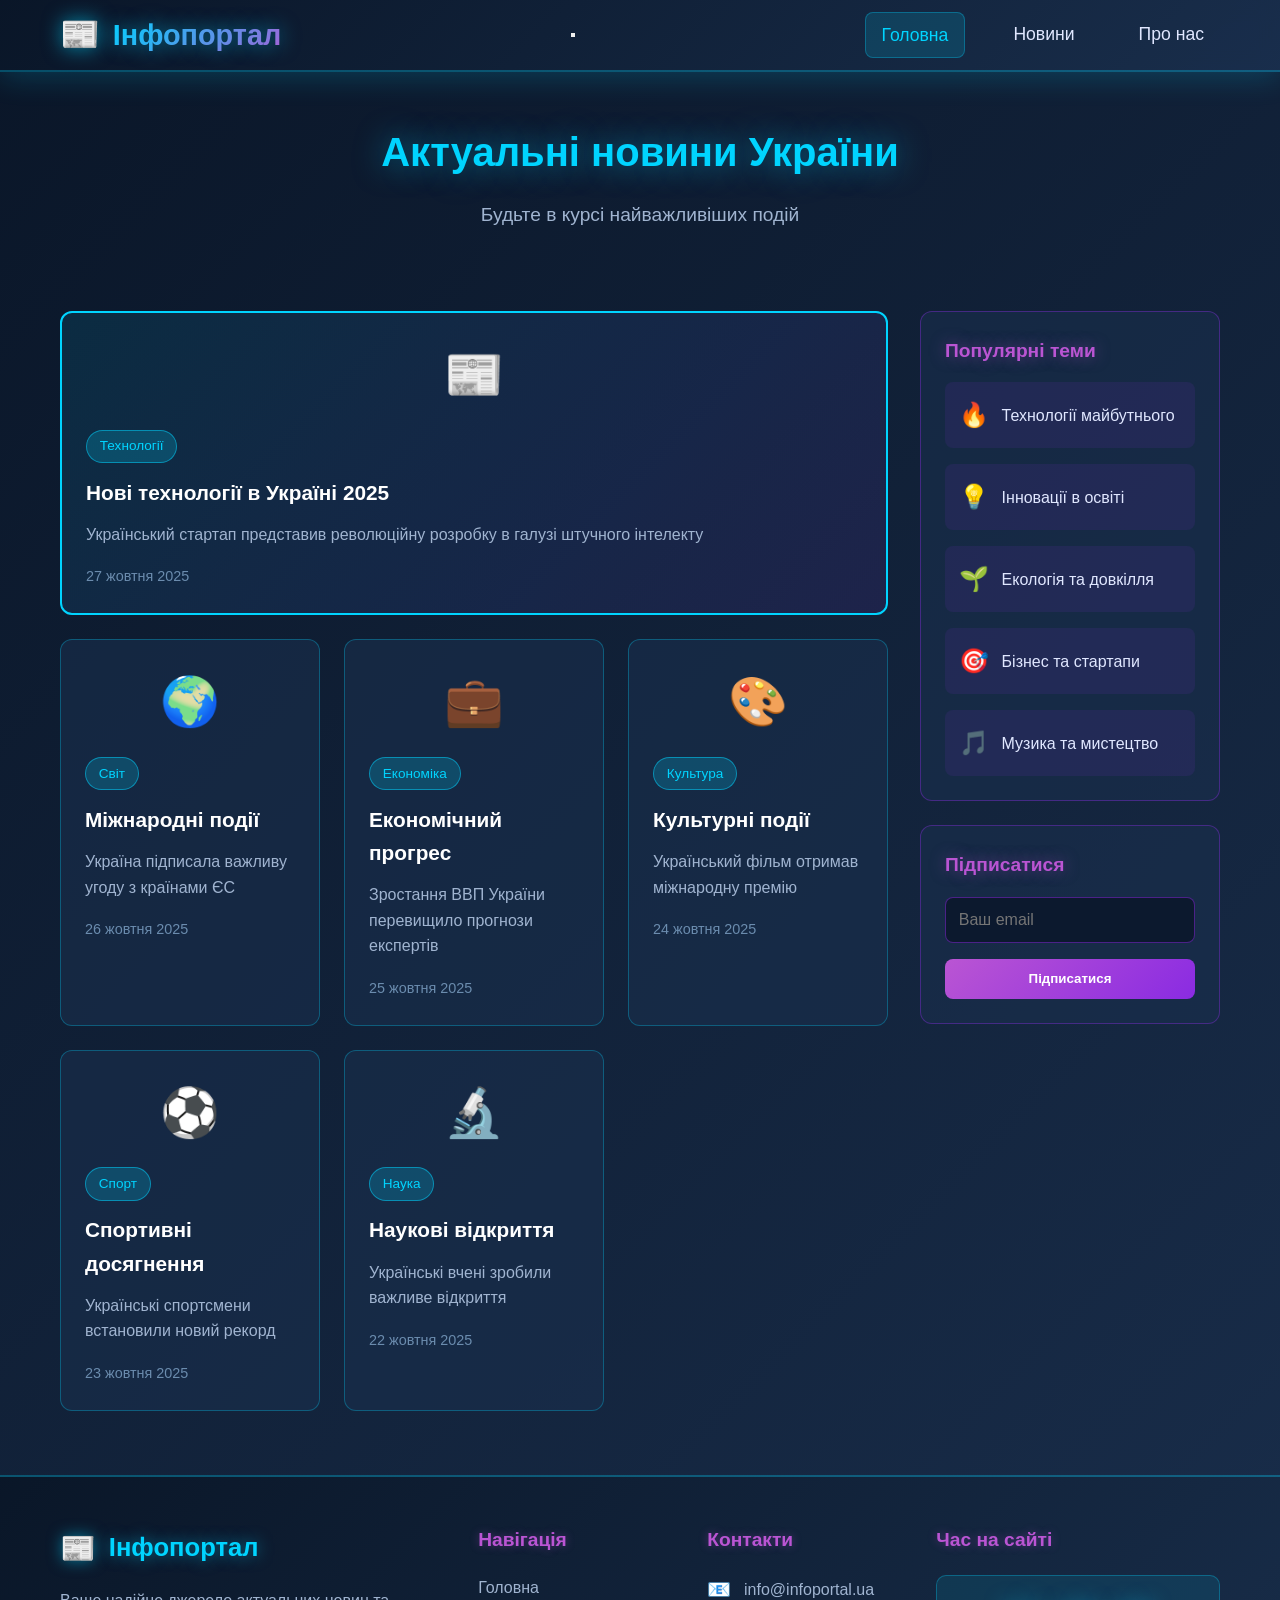
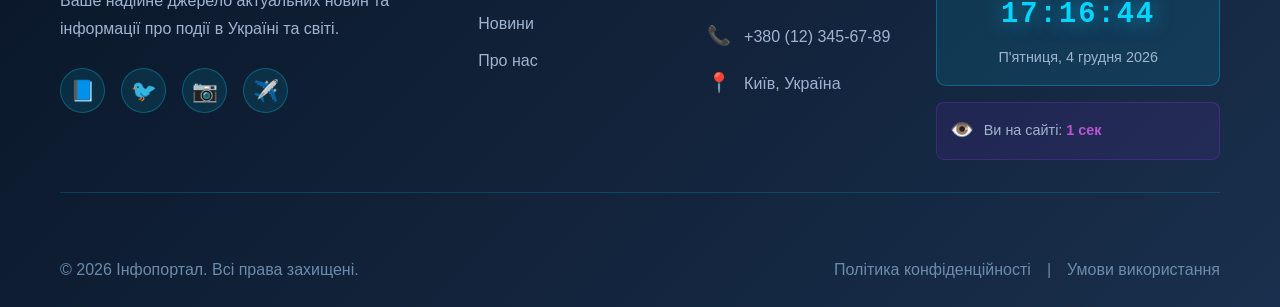
<file: index.html>
<!DOCTYPE html>
<html lang="uk">

<head>
    <meta charset="UTF-8">
    <meta name="viewport" content="width=device-width, initial-scale=1.0">
    <title>Головна</title>
    <link rel="stylesheet" href="CSS/style.css">
</head>

<header class="site-header">
    <div class="header-container">
        <a href="index.html" class="logo">
            <span class="logo-icon">📰</span>
            <span class="logo-text">Інфопортал</span>
        </a>
        
        <button class="mobile-menu-toggle" id="mobileMenuToggle" aria-label="Відкрити меню">
            <span class="hamburger-line"></span>
            <span class="hamburger-line"></span>
            <span class="hamburger-line"></span>
        </button>
        
        <nav class="navigation" id="mainNavigation">
            <ul class="nav-menu">
                <li class="nav-item">
                    <a href="index.html" class="nav-link" data-page="index">Головна</a>
                </li>
                <li class="nav-item">
                    <a href="news.html" class="nav-link" data-page="news">Новини</a>
                </li>
                <li class="nav-item">
                    <a href="about.html" class="nav-link" data-page="about">Про нас</a>
                </li>
            </ul>
        </nav>
    </div>
</header>
<body>

    <main class="main-content">
        <div class="container">
            <section class="hero-section">
                <h2 class="hero-title">Актуальні новини України</h2>
                <p class="hero-subtitle">Будьте в курсі найважливіших подій</p>
            </section>

            <div class="content-wrapper">
                <section class="news-grid">
                    <article class="news-card featured">
                        <div class="news-image">📰</div>
                        <div class="news-content">
                            <span class="news-category">Технології</span>
                            <h3 class="news-title">Нові технології в Україні 2025</h3>
                            <p class="news-excerpt">Український стартап представив революційну розробку в галузі
                                штучного інтелекту</p>
                            <time class="news-date">27 жовтня 2025</time>
                        </div>
                    </article>

                    <article class="news-card">
                        <div class="news-image">🌍</div>
                        <div class="news-content">
                            <span class="news-category">Світ</span>
                            <h3 class="news-title">Міжнародні події</h3>
                            <p class="news-excerpt">Україна підписала важливу угоду з країнами ЄС</p>
                            <time class="news-date">26 жовтня 2025</time>
                        </div>
                    </article>

                    <article class="news-card">
                        <div class="news-image">💼</div>
                        <div class="news-content">
                            <span class="news-category">Економіка</span>
                            <h3 class="news-title">Економічний прогрес</h3>
                            <p class="news-excerpt">Зростання ВВП України перевищило прогнози експертів</p>
                            <time class="news-date">25 жовтня 2025</time>
                        </div>
                    </article>

                    <article class="news-card">
                        <div class="news-image">🎨</div>
                        <div class="news-content">
                            <span class="news-category">Культура</span>
                            <h3 class="news-title">Культурні події</h3>
                            <p class="news-excerpt">Український фільм отримав міжнародну премію</p>
                            <time class="news-date">24 жовтня 2025</time>
                        </div>
                    </article>

                    <article class="news-card">
                        <div class="news-image">⚽</div>
                        <div class="news-content">
                            <span class="news-category">Спорт</span>
                            <h3 class="news-title">Спортивні досягнення</h3>
                            <p class="news-excerpt">Українські спортсмени встановили новий рекорд</p>
                            <time class="news-date">23 жовтня 2025</time>
                        </div>
                    </article>

                    <article class="news-card">
                        <div class="news-image">🔬</div>
                        <div class="news-content">
                            <span class="news-category">Наука</span>
                            <h3 class="news-title">Наукові відкриття</h3>
                            <p class="news-excerpt">Українські вчені зробили важливе відкриття</p>
                            <time class="news-date">22 жовтня 2025</time>
                        </div>
                    </article>
                </section>

                <aside class="sidebar">
                    <div class="sidebar-section">
                        <h3 class="sidebar-title">Популярні теми</h3>
                        <ul class="popular-topics">
                            <li class="topic-item">
                                <span class="topic-icon">🔥</span>
                                <span class="topic-name">Технології майбутнього</span>
                            </li>
                            <li class="topic-item">
                                <span class="topic-icon">💡</span>
                                <span class="topic-name">Інновації в освіті</span>
                            </li>
                            <li class="topic-item">
                                <span class="topic-icon">🌱</span>
                                <span class="topic-name">Екологія та довкілля</span>
                            </li>
                            <li class="topic-item">
                                <span class="topic-icon">🎯</span>
                                <span class="topic-name">Бізнес та стартапи</span>
                            </li>
                            <li class="topic-item">
                                <span class="topic-icon">🎵</span>
                                <span class="topic-name">Музика та мистецтво</span>
                            </li>
                        </ul>
                    </div>

                    <div class="sidebar-section">
                        <h3 class="sidebar-title">Підписатися</h3>
                        <form class="subscribe-form">
                            <input type="email" placeholder="Ваш email" class="subscribe-input" required>
                            <button type="submit" class="subscribe-button">Підписатися</button>
                        </form>
                    </div>
                </aside>
            </div>
        </div>
    </main>
</body>

<footer class="site-footer">
    <div class="footer-container">
        <div class="footer-content">
            <div class="footer-section footer-about">
                <a href="index.html" class="footer-title-link">
                    <h3 class="footer-title">
                        <span class="footer-icon">📰</span>
                        Інфопортал
                    </h3>
                </a>
                <p class="footer-description">
                    Ваше надійне джерело актуальних новин та інформації про події в Україні та світі.
                </p>
                <div class="footer-social">
                    <a href="https://facebook.com" target="_blank" rel="noopener noreferrer" class="social-link" aria-label="Facebook">
                        <span class="social-icon">📘</span>
                    </a>
                    <a href="https://twitter.com" target="_blank" rel="noopener noreferrer" class="social-link" aria-label="Twitter">
                        <span class="social-icon">🐦</span>
                    </a>
                    <a href="https://instagram.com" target="_blank" rel="noopener noreferrer" class="social-link" aria-label="Instagram">
                        <span class="social-icon">📷</span>
                    </a>
                    <a href="https://t.me" target="_blank" rel="noopener noreferrer" class="social-link" aria-label="Telegram">
                        <span class="social-icon">✈️</span>
                    </a>
                </div>
            </div>
            
            <div class="footer-section">
                <h4 class="footer-section-title">Навігація</h4>
                <ul class="footer-links">
                    <li><a href="index.html" class="footer-link">Головна</a></li>
                    <li><a href="news.html" class="footer-link">Новини</a></li>
                    <li><a href="about.html" class="footer-link">Про нас</a></li>
                </ul>
            </div>
            
            <div class="footer-section">
                <h4 class="footer-section-title">Контакти</h4>
                <ul class="footer-contacts">
                    <li class="contact-item">
                        <span class="contact-icon">📧</span>
                        <a href="mailto:info@infoportal.ua" class="footer-link">info@infoportal.ua</a>
                    </li>
                    <li class="contact-item">
                        <span class="contact-icon">📞</span>
                        <a href="tel:+380123456789" class="footer-link">+380 (12) 345-67-89</a>
                    </li>
                    <li class="contact-item">
                        <span class="contact-icon">📍</span>
                        <span class="contact-text">Київ, Україна</span>
                    </li>
                </ul>
            </div>
            
            <div class="footer-section">
                <h4 class="footer-section-title">Час на сайті</h4>
                <div class="footer-clock">
                    <div class="clock-display" id="footerClock">00:00:00</div>
                    <div class="clock-date" id="footerDate">Завантаження...</div>
                </div>
                <div class="footer-stats">
                    <div class="stat-item">
                        <span class="stat-icon">👁️</span>
                        <span class="stat-text">Ви на сайті: <strong id="timeOnSite">0 сек</strong></span>
                    </div>
                </div>
            </div>
        </div>
        
        <div class="footer-bottom">
            <p class="copyright">
                &copy; 2025 Інфопортал. Всі права захищені.
            </p>
            <div class="footer-bottom-links">
                <a href="privacy.html" class="footer-bottom-link">Політика конфіденційності</a>
                <span class="separator">|</span>
                <a href="terms.html" class="footer-bottom-link">Умови використання</a>
            </div>
        </div>
    </div>
</footer>
            
<script src="js/script.js"></script>

</html>
</file>
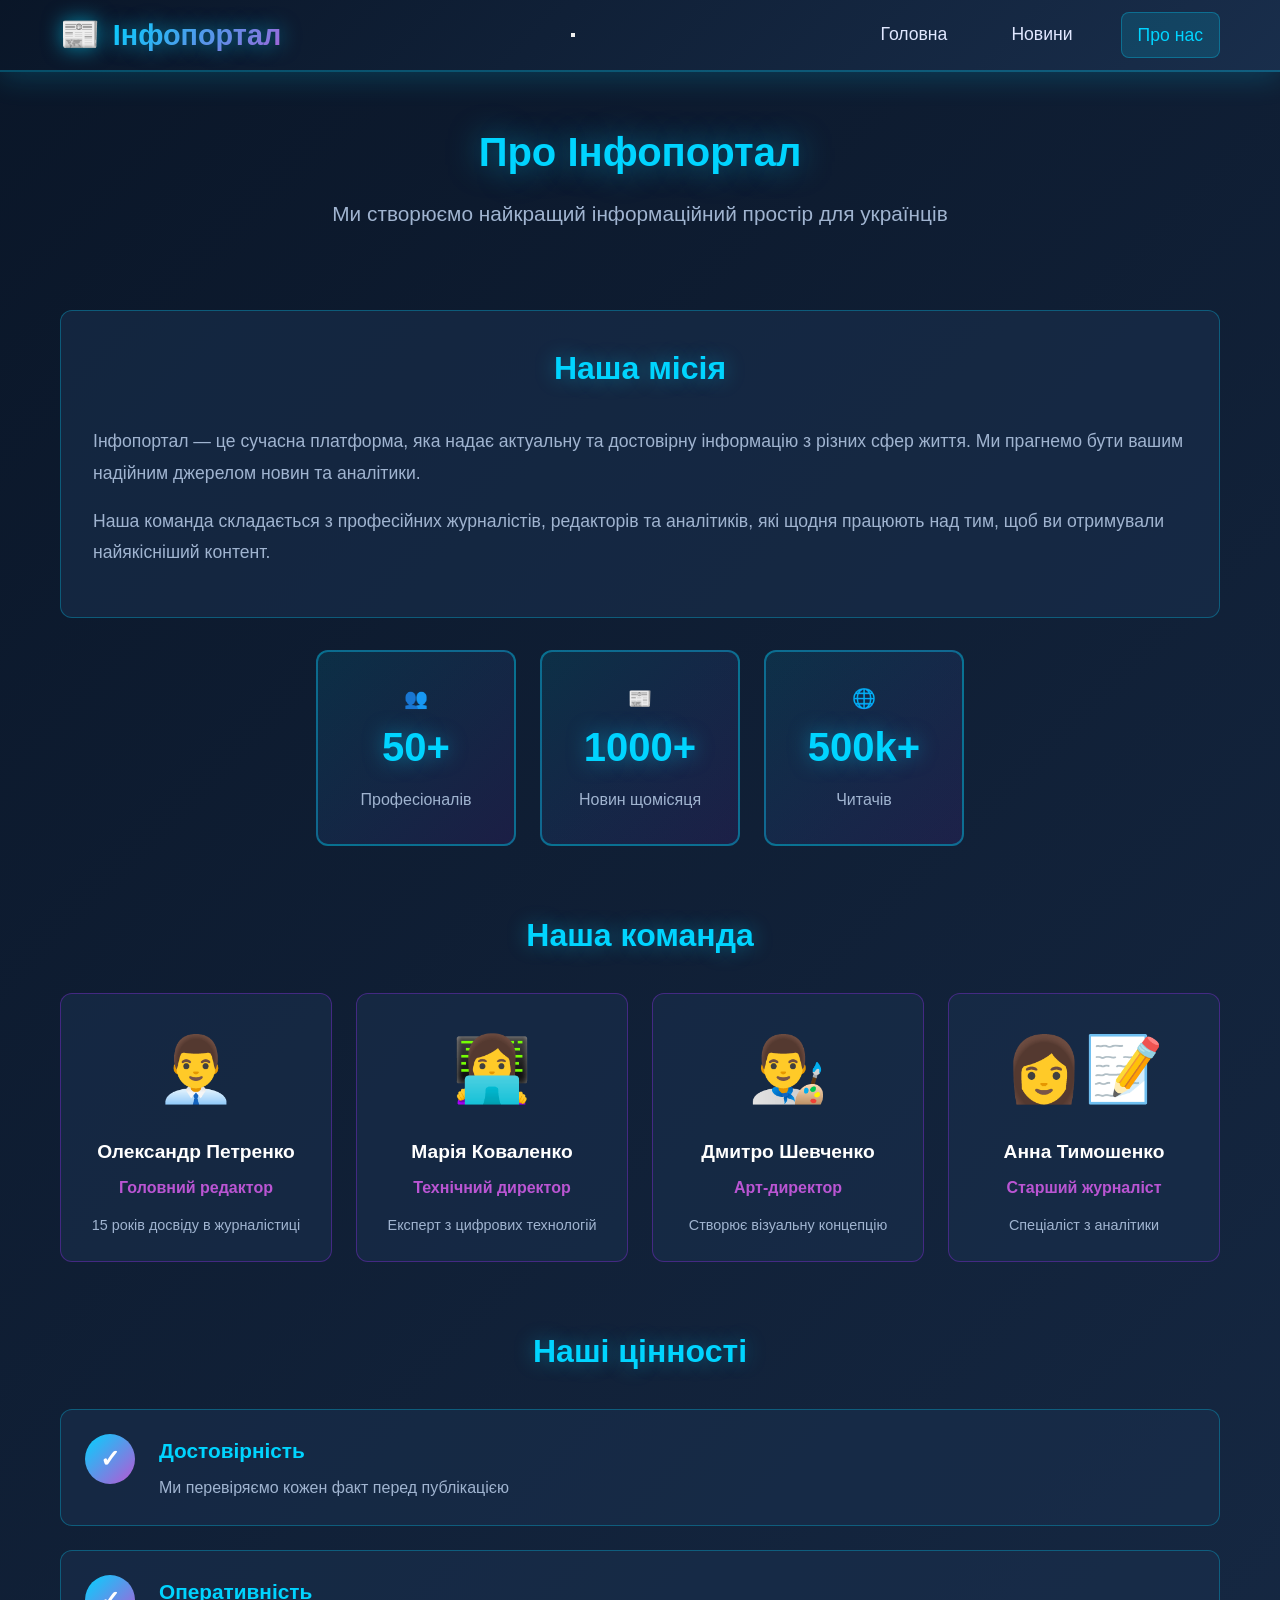
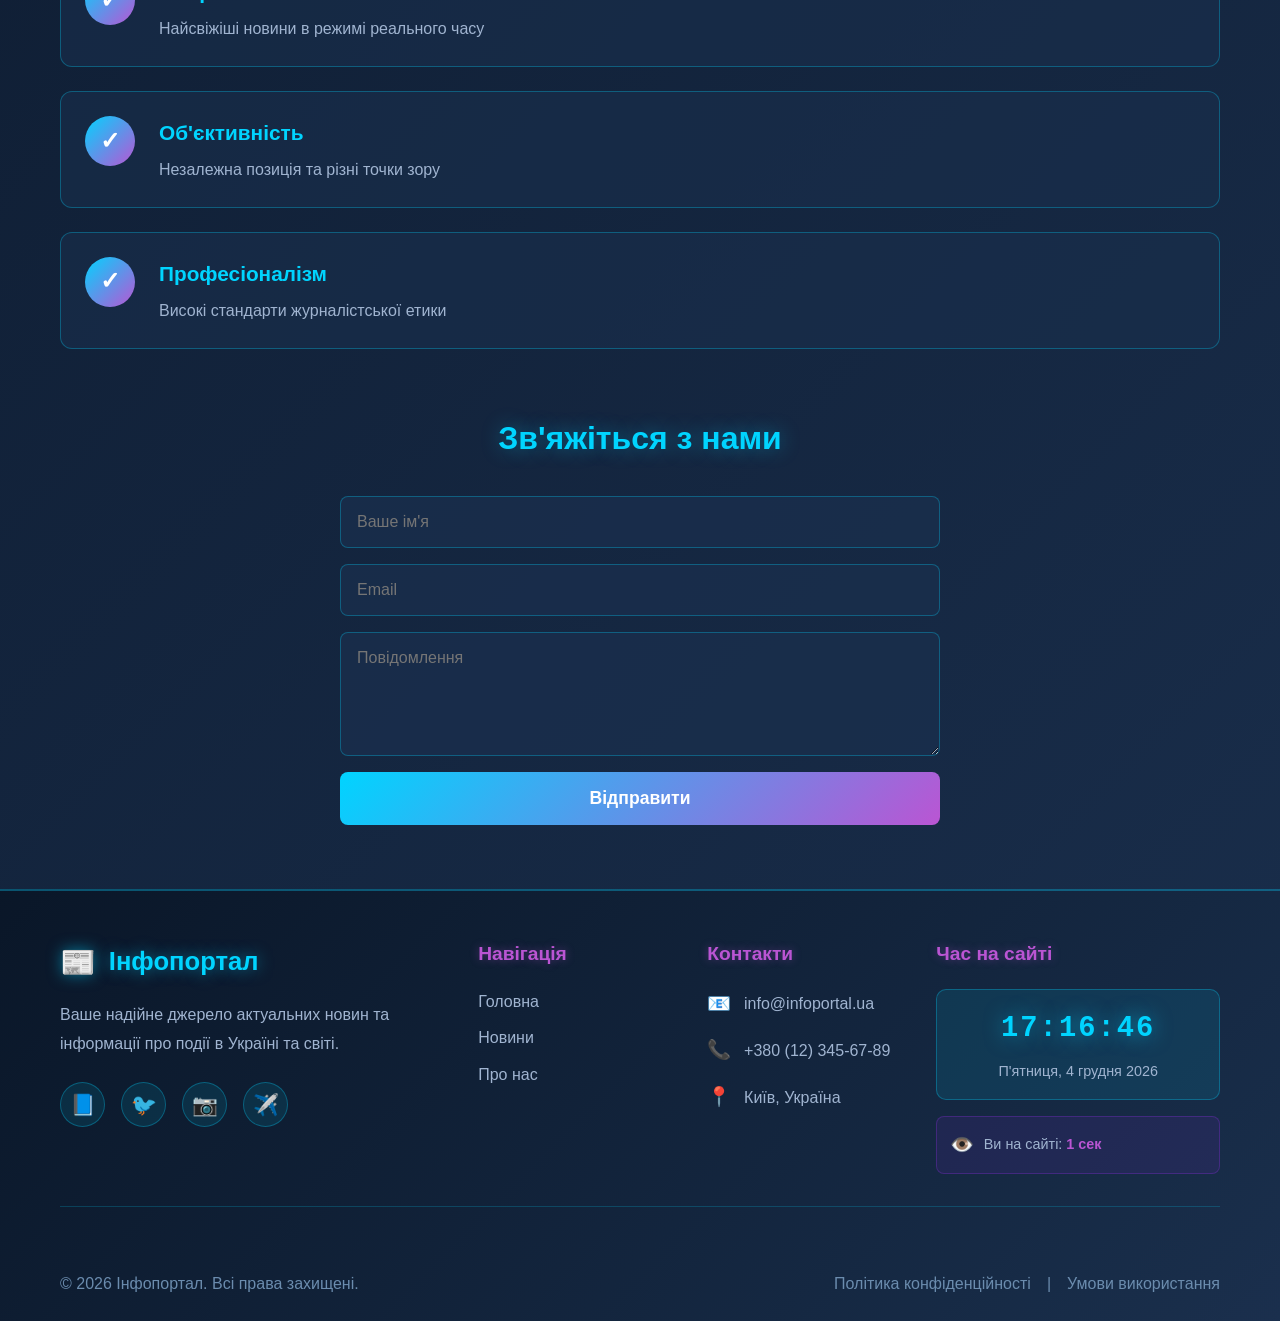
<file: about.html>
<!DOCTYPE html>
<html lang="uk">

<head>
    <meta charset="UTF-8">
    <meta name="viewport" content="width=device-width, initial-scale=1.0">
    <title>Про нас - Інфопортал</title>
    <link rel="stylesheet" href="CSS/style.css">
</head>

<header class="site-header">
    <div class="header-container">
        <a href="index.html" class="logo">
            <span class="logo-icon">📰</span>
            <span class="logo-text">Інфопортал</span>
        </a>
        
        <button class="mobile-menu-toggle" id="mobileMenuToggle" aria-label="Відкрити меню">
            <span class="hamburger-line"></span>
            <span class="hamburger-line"></span>
            <span class="hamburger-line"></span>
        </button>
        
        <nav class="navigation" id="mainNavigation">
            <ul class="nav-menu">
                <li class="nav-item">
                    <a href="index.html" class="nav-link" data-page="index">Головна</a>
                </li>
                <li class="nav-item">
                    <a href="news.html" class="nav-link" data-page="news">Новини</a>
                </li>
                <li class="nav-item">
                    <a href="about.html" class="nav-link" data-page="about">Про нас</a>
                </li>
            </ul>
        </nav>
    </div>
</header>
  
<body>
    <main class="main-content">
        <div class="container">
            <section class="about-hero">
                <h2 class="page-title">Про Інфопортал</h2>
                <p class="about-intro">Ми створюємо найкращий інформаційний простір для українців</p>
            </section>

            <section class="about-content">
                <div class="about-text">
                    <h3 class="section-title">Наша місія</h3>
                    <p>Інфопортал — це сучасна платформа, яка надає актуальну та достовірну інформацію з різних сфер
                        життя. Ми прагнемо бути вашим надійним джерелом новин та аналітики.</p>
                    <p>Наша команда складається з професійних журналістів, редакторів та аналітиків, які щодня працюють
                        над тим, щоб ви отримували найякісніший контент.</p>
                </div>

                <div class="about-stats">
                    <div class="stat-card">
                        <div class="stat-icon">👥</div>
                        <div class="stat-number">50+</div>
                        <div class="stat-label">Професіоналів</div>
                    </div>
                    <div class="stat-card">
                        <div class="stat-icon">📰</div>
                        <div class="stat-number">1000+</div>
                        <div class="stat-label">Новин щомісяця</div>
                    </div>
                    <div class="stat-card">
                        <div class="stat-icon">🌐</div>
                        <div class="stat-number">500k+</div>
                        <div class="stat-label">Читачів</div>
                    </div>
                </div>
            </section>

            <section class="team-section">
                <h3 class="section-title">Наша команда</h3>
                <div class="team-grid">
                    <div class="team-card">
                        <div class="team-avatar">👨‍💼</div>
                        <h4 class="team-name">Олександр Петренко</h4>
                        <p class="team-role">Головний редактор</p>
                        <p class="team-description">15 років досвіду в журналістиці</p>
                    </div>
                    <div class="team-card">
                        <div class="team-avatar">👩‍💻</div>
                        <h4 class="team-name">Марія Коваленко</h4>
                        <p class="team-role">Технічний директор</p>
                        <p class="team-description">Експерт з цифрових технологій</p>
                    </div>
                    <div class="team-card">
                        <div class="team-avatar">👨‍🎨</div>
                        <h4 class="team-name">Дмитро Шевченко</h4>
                        <p class="team-role">Арт-директор</p>
                        <p class="team-description">Створює візуальну концепцію</p>
                    </div>
                    <div class="team-card">
                        <div class="team-avatar">👩‍📝</div>
                        <h4 class="team-name">Анна Тимошенко</h4>
                        <p class="team-role">Старший журналіст</p>
                        <p class="team-description">Спеціаліст з аналітики</p>
                    </div>
                </div>
            </section>
            <section class="values-section">
                <h3 class="section-title">Наші цінності</h3>
                <div class="values-list">
                    <div class="value-item">
                        <div class="value-icon">✓</div>
                        <div class="value-content">
                            <h4 class="value-title">Достовірність</h4>
                            <p class="value-text">Ми перевіряємо кожен факт перед публікацією</p>
                        </div>
                    </div>
                    <div class="value-item">
                        <div class="value-icon">✓</div>
                        <div class="value-content">
                            <h4 class="value-title">Оперативність</h4>
                            <p class="value-text">Найсвіжіші новини в режимі реального часу</p>
                        </div>
                    </div>
                    <div class="value-item">
                        <div class="value-icon">✓</div>
                        <div class="value-content">
                            <h4 class="value-title">Об'єктивність</h4>
                            <p class="value-text">Незалежна позиція та різні точки зору</p>
                        </div>
                    </div>
                    <div class="value-item">
                        <div class="value-icon">✓</div>
                        <div class="value-content">
                            <h4 class="value-title">Професіоналізм</h4>
                            <p class="value-text">Високі стандарти журналістської етики</p>
                        </div>
                    </div>
                </div>
            </section>

            <section class="contact-section">
                <h3 class="section-title">Зв'яжіться з нами</h3>
                <form class="contact-form">
                    <input type="text" placeholder="Ваше ім'я" class="form-input" required>
                    <input type="email" placeholder="Email" class="form-input" required>
                    <textarea placeholder="Повідомлення" class="form-textarea" rows="5" required></textarea>
                    <button type="submit" class="form-submit">Відправити</button>
                </form>
            </section>
        </div>
    </main>

</body>
<footer class="site-footer">
    <div class="footer-container">
        <div class="footer-content">
            <div class="footer-section footer-about">
                <a href="index.html" class="footer-title-link">
                    <h3 class="footer-title">
                        <span class="footer-icon">📰</span>
                        Інфопортал
                    </h3>
                </a>
                <p class="footer-description">
                    Ваше надійне джерело актуальних новин та інформації про події в Україні та світі.
                </p>
                <div class="footer-social">
                    <a href="https://facebook.com" target="_blank" rel="noopener noreferrer" class="social-link" aria-label="Facebook">
                        <span class="social-icon">📘</span>
                    </a>
                    <a href="https://twitter.com" target="_blank" rel="noopener noreferrer" class="social-link" aria-label="Twitter">
                        <span class="social-icon">🐦</span>
                    </a>
                    <a href="https://instagram.com" target="_blank" rel="noopener noreferrer" class="social-link" aria-label="Instagram">
                        <span class="social-icon">📷</span>
                    </a>
                    <a href="https://t.me" target="_blank" rel="noopener noreferrer" class="social-link" aria-label="Telegram">
                        <span class="social-icon">✈️</span>
                    </a>
                </div>
            </div>
            
            <div class="footer-section">
                <h4 class="footer-section-title">Навігація</h4>
                <ul class="footer-links">
                    <li><a href="index.html" class="footer-link">Головна</a></li>
                    <li><a href="news.html" class="footer-link">Новини</a></li>
                    <li><a href="about.html" class="footer-link">Про нас</a></li>
                </ul>
            </div>
            
            <div class="footer-section">
                <h4 class="footer-section-title">Контакти</h4>
                <ul class="footer-contacts">
                    <li class="contact-item">
                        <span class="contact-icon">📧</span>
                        <a href="mailto:info@infoportal.ua" class="footer-link">info@infoportal.ua</a>
                    </li>
                    <li class="contact-item">
                        <span class="contact-icon">📞</span>
                        <a href="tel:+380123456789" class="footer-link">+380 (12) 345-67-89</a>
                    </li>
                    <li class="contact-item">
                        <span class="contact-icon">📍</span>
                        <span class="contact-text">Київ, Україна</span>
                    </li>
                </ul>
            </div>
            
            <div class="footer-section">
                <h4 class="footer-section-title">Час на сайті</h4>
                <div class="footer-clock">
                    <div class="clock-display" id="footerClock">00:00:00</div>
                    <div class="clock-date" id="footerDate">Завантаження...</div>
                </div>
                <div class="footer-stats">
                    <div class="stat-item">
                        <span class="stat-icon">👁️</span>
                        <span class="stat-text">Ви на сайті: <strong id="timeOnSite">0 сек</strong></span>
                    </div>
                </div>
            </div>
        </div>
        
        <div class="footer-bottom">
            <p class="copyright">
                &copy; 2025 Інфопортал. Всі права захищені.
            </p>
            <div class="footer-bottom-links">
                <a href="privacy.html" class="footer-bottom-link">Політика конфіденційності</a>
                <span class="separator">|</span>
                <a href="terms.html" class="footer-bottom-link">Умови використання</a>
            </div>
        </div>
    </div>
</footer>

<script src="js/script.js"></script>

</html>
</file>
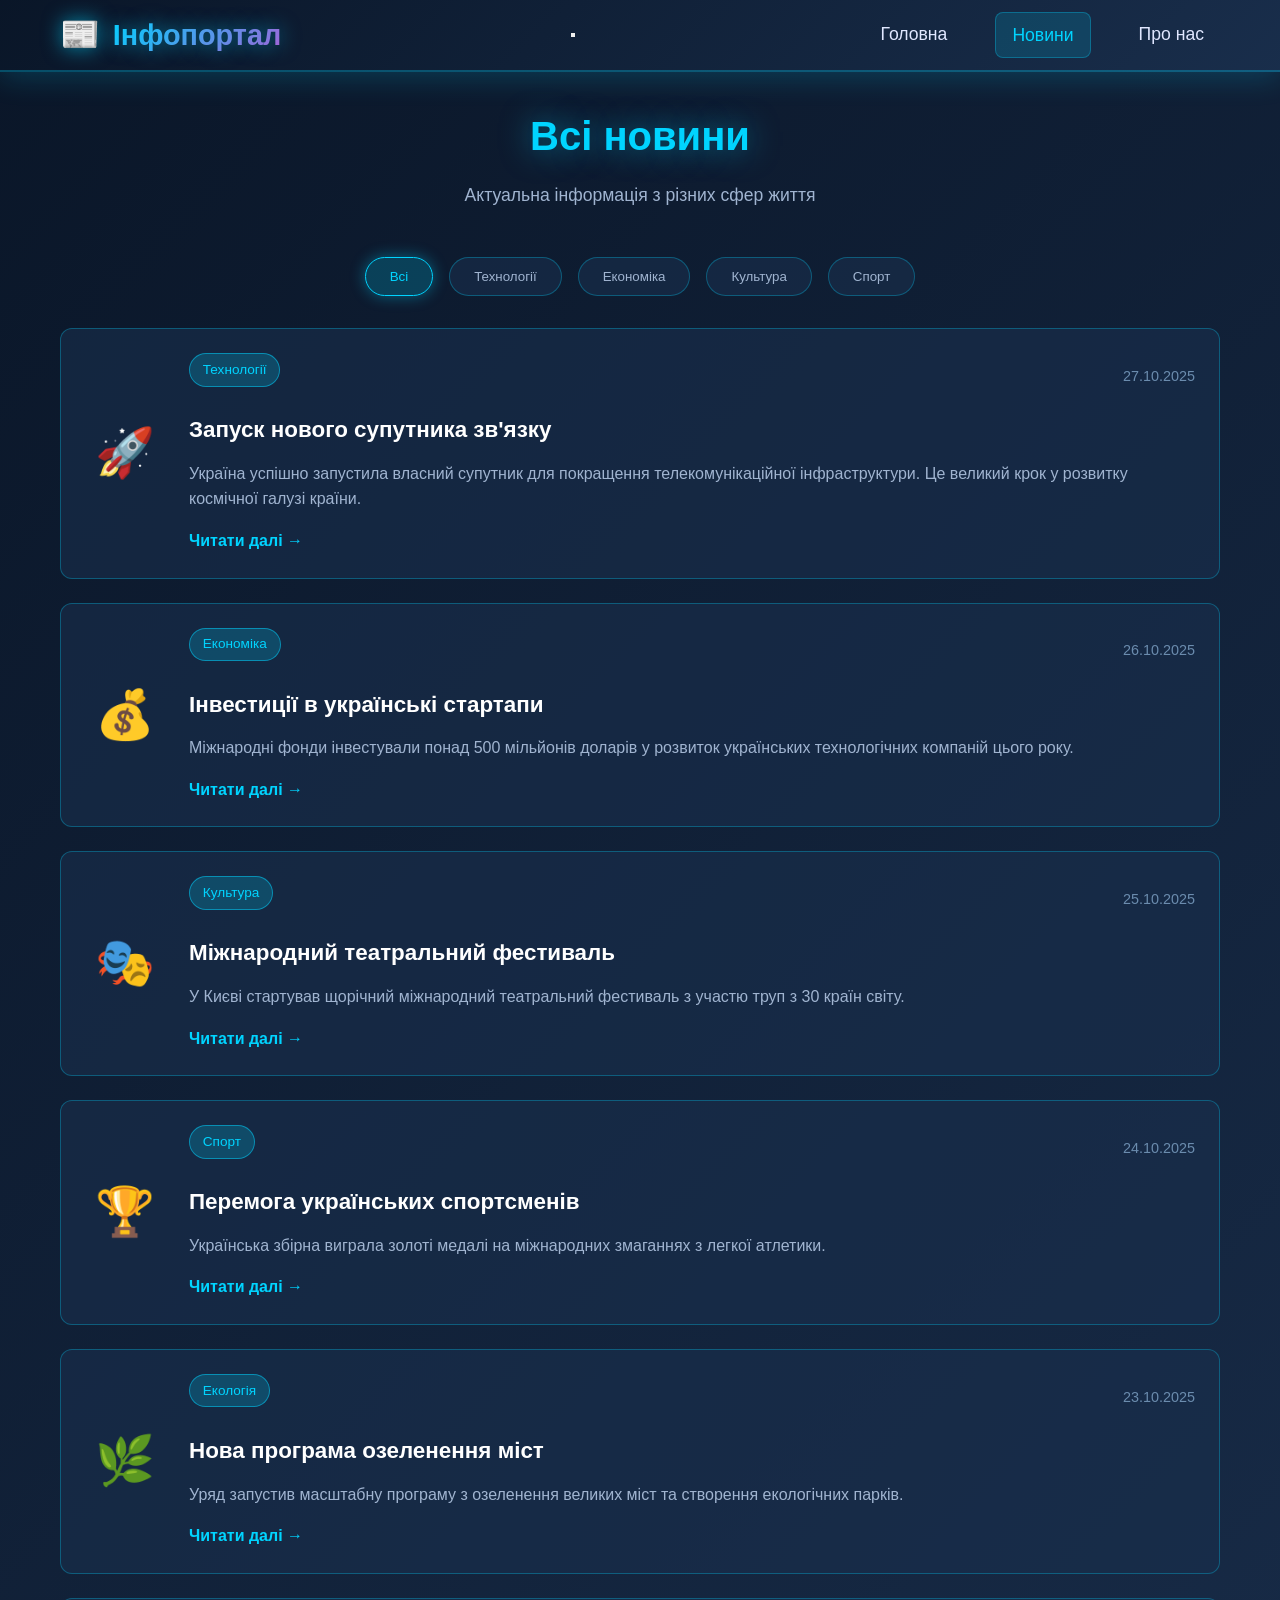
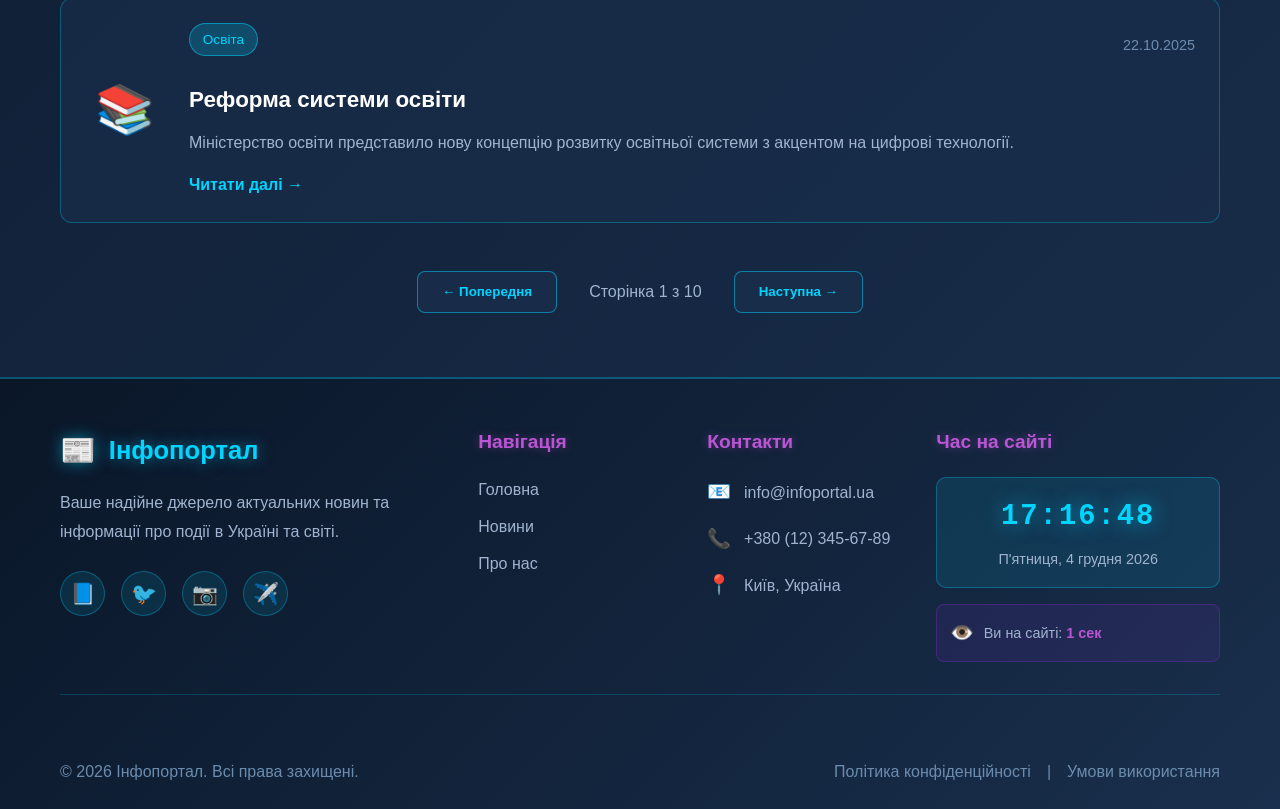
<file: news.html>
<!DOCTYPE html>
<html lang="uk">

<head>
    <meta charset="UTF-8">
    <meta name="viewport" content="width=device-width, initial-scale=1.0">
    <title>Новини</title>
    <link rel="stylesheet" href="CSS/style.css">
</head>

<header class="site-header">
    <div class="header-container">
        <a href="index.html" class="logo">
            <span class="logo-icon">📰</span>
            <span class="logo-text">Інфопортал</span>
        </a>
        
        <button class="mobile-menu-toggle" id="mobileMenuToggle" aria-label="Відкрити меню">
            <span class="hamburger-line"></span>
            <span class="hamburger-line"></span>
            <span class="hamburger-line"></span>
        </button>
        
        <nav class="navigation" id="mainNavigation">
            <ul class="nav-menu">
                <li class="nav-item">
                    <a href="index.html" class="nav-link" data-page="index">Головна</a>
                </li>
                <li class="nav-item">
                    <a href="news.html" class="nav-link" data-page="news">Новини</a>
                </li>
                <li class="nav-item">
                    <a href="about.html" class="nav-link" data-page="about">Про нас</a>
                </li>
            </ul>
        </nav>
    </div>
</header>
<body>

    <main class="main-content">
        <div class="container">
            <section class="page-header">
                <h2 class="page-title">Всі новини</h2>
                <p class="page-description">Актуальна інформація з різних сфер життя</p>
            </section>

            <section class="filters-section">
                <div class="filter-buttons">
                    <button class="filter-btn active">Всі</button>
                    <button class="filter-btn">Технології</button>
                    <button class="filter-btn">Економіка</button>
                    <button class="filter-btn">Культура</button>
                    <button class="filter-btn">Спорт</button>
                </div>
            </section>

            <section class="news-list">
                <article class="news-item">
                    <div class="news-item-icon">🚀</div>
                    <div class="news-item-content">
                        <div class="news-item-header">
                            <span class="news-category">Технології</span>
                            <time class="news-date">27.10.2025</time>
                        </div>
                        <h3 class="news-item-title">Запуск нового супутника зв'язку</h3>
                        <p class="news-item-text">Україна успішно запустила власний супутник для покращення
                            телекомунікаційної інфраструктури. Це великий крок у розвитку космічної галузі країни.</p>
                        <a href="#" class="read-more">Читати далі →</a>
                    </div>
                </article>

                <article class="news-item">
                    <div class="news-item-icon">💰</div>
                    <div class="news-item-content">
                        <div class="news-item-header">
                            <span class="news-category">Економіка</span>
                            <time class="news-date">26.10.2025</time>
                        </div>
                        <h3 class="news-item-title">Інвестиції в українські стартапи</h3>
                        <p class="news-item-text">Міжнародні фонди інвестували понад 500 мільйонів доларів у розвиток
                            українських технологічних компаній цього року.</p>
                        <a href="#" class="read-more">Читати далі →</a>
                    </div>
                </article>

                <article class="news-item">
                    <div class="news-item-icon">🎭</div>
                    <div class="news-item-content">
                        <div class="news-item-header">
                            <span class="news-category">Культура</span>
                            <time class="news-date">25.10.2025</time>
                        </div>
                        <h3 class="news-item-title">Міжнародний театральний фестиваль</h3>
                        <p class="news-item-text">У Києві стартував щорічний міжнародний театральний фестиваль з участю
                            труп з 30 країн світу.</p>
                        <a href="#" class="read-more">Читати далі →</a>
                    </div>
                </article>

                <article class="news-item">
                    <div class="news-item-icon">🏆</div>
                    <div class="news-item-content">
                        <div class="news-item-header">
                            <span class="news-category">Спорт</span>
                            <time class="news-date">24.10.2025</time>
                        </div>
                        <h3 class="news-item-title">Перемога українських спортсменів</h3>
                        <p class="news-item-text">Українська збірна виграла золоті медалі на міжнародних змаганнях з
                            легкої атлетики.</p>
                        <a href="#" class="read-more">Читати далі →</a>
                    </div>
                </article>

                <article class="news-item">
                    <div class="news-item-icon">🌿</div>
                    <div class="news-item-content">
                        <div class="news-item-header">
                            <span class="news-category">Екологія</span>
                            <time class="news-date">23.10.2025</time>
                        </div>
                        <h3 class="news-item-title">Нова програма озеленення міст</h3>
                        <p class="news-item-text">Уряд запустив масштабну програму з озеленення великих міст та
                            створення екологічних парків.</p>
                        <a href="#" class="read-more">Читати далі →</a>
                    </div>
                </article>

                <article class="news-item">
                    <div class="news-item-icon">📚</div>
                    <div class="news-item-content">
                        <div class="news-item-header">
                            <span class="news-category">Освіта</span>
                            <time class="news-date">22.10.2025</time>
                        </div>
                        <h3 class="news-item-title">Реформа системи освіти</h3>
                        <p class="news-item-text">Міністерство освіти представило нову концепцію розвитку освітньої
                            системи з акцентом на цифрові технології.</p>
                        <a href="#" class="read-more">Читати далі →</a>
                    </div>
                </article>
            </section>

            <div class="pagination">
                <button class="pagination-btn">← Попередня</button>
                <span class="pagination-info">Сторінка 1 з 10</span>
                <button class="pagination-btn">Наступна →</button>
            </div>
        </div>
    </main>



<footer class="site-footer">
    <div class="footer-container">
        <div class="footer-content">
            <div class="footer-section footer-about">
                <a href="index.html" class="footer-title-link">
                    <h3 class="footer-title">
                        <span class="footer-icon">📰</span>
                        Інфопортал
                    </h3>
                </a>
                <p class="footer-description">
                    Ваше надійне джерело актуальних новин та інформації про події в Україні та світі.
                </p>
                <div class="footer-social">
                    <a href="https://facebook.com" target="_blank" rel="noopener noreferrer" class="social-link" aria-label="Facebook">
                        <span class="social-icon">📘</span>
                    </a>
                    <a href="https://twitter.com" target="_blank" rel="noopener noreferrer" class="social-link" aria-label="Twitter">
                        <span class="social-icon">🐦</span>
                    </a>
                    <a href="https://instagram.com" target="_blank" rel="noopener noreferrer" class="social-link" aria-label="Instagram">
                        <span class="social-icon">📷</span>
                    </a>
                    <a href="https://t.me" target="_blank" rel="noopener noreferrer" class="social-link" aria-label="Telegram">
                        <span class="social-icon">✈️</span>
                    </a>
                </div>
            </div>
            
            <div class="footer-section">
                <h4 class="footer-section-title">Навігація</h4>
                <ul class="footer-links">
                    <li><a href="index.html" class="footer-link">Головна</a></li>
                    <li><a href="news.html" class="footer-link">Новини</a></li>
                    <li><a href="about.html" class="footer-link">Про нас</a></li>
                </ul>
            </div>
            
            <div class="footer-section">
                <h4 class="footer-section-title">Контакти</h4>
                <ul class="footer-contacts">
                    <li class="contact-item">
                        <span class="contact-icon">📧</span>
                        <a href="mailto:info@infoportal.ua" class="footer-link">info@infoportal.ua</a>
                    </li>
                    <li class="contact-item">
                        <span class="contact-icon">📞</span>
                        <a href="tel:+380123456789" class="footer-link">+380 (12) 345-67-89</a>
                    </li>
                    <li class="contact-item">
                        <span class="contact-icon">📍</span>
                        <span class="contact-text">Київ, Україна</span>
                    </li>
                </ul>
            </div>
            
            <div class="footer-section">
                <h4 class="footer-section-title">Час на сайті</h4>
                <div class="footer-clock">
                    <div class="clock-display" id="footerClock">00:00:00</div>
                    <div class="clock-date" id="footerDate">Завантаження...</div>
                </div>
                <div class="footer-stats">
                    <div class="stat-item">
                        <span class="stat-icon">👁️</span>
                        <span class="stat-text">Ви на сайті: <strong id="timeOnSite">0 сек</strong></span>
                    </div>
                </div>
            </div>
        </div>
        
        <div class="footer-bottom">
            <p class="copyright">
                &copy; 2025 Інфопортал. Всі права захищені.
            </p>
            <div class="footer-bottom-links">
                <a href="privacy.html" class="footer-bottom-link">Політика конфіденційності</a>
                <span class="separator">|</span>
                <a href="terms.html" class="footer-bottom-link">Умови використання</a>
            </div>
        </div>
    </div>
</footer>
            
<script src="js/script.js"></script>
</body>
</html>
</file>
<file: CSS/style.css>
* {
    margin: 0;
    padding: 0;
    box-sizing: border-box;
}

body {
    font-family: 'Segoe UI', Tahoma, Geneva, Verdana, sans-serif;
    background: linear-gradient(135deg, #0a1628 0%, #1a2f4d 100%);
    color: #e0e7ff;
    line-height: 1.6;
    min-height: 100vh;
}

.container {
    max-width: 1200px;
    margin: 0 auto;
    padding: 0 20px;
}

.site-header {
    background: linear-gradient(135deg, rgba(10, 22, 40, 0.95) 0%, rgba(26, 47, 77, 0.95) 100%);
    backdrop-filter: blur(10px);
    border-bottom: 2px solid rgba(0, 212, 255, 0.3);
    position: sticky;
    top: 0;
    z-index: 1000;
    box-shadow: 0 5px 30px rgba(0, 212, 255, 0.2);
    animation: slideDown 0.5s ease-out;
}

@keyframes slideDown {
    from {
        transform: translateY(-100%);
        opacity: 0;
    }
    to {
        transform: translateY(0);
        opacity: 1;
    }
}

.header-container {
    max-width: 1200px;
    margin: 0 auto;
    padding: 0 20px;
    display: flex;
    justify-content: space-between;
    align-items: center;
    height: 70px;
}

.logo {
    display: flex;
    align-items: center;
    gap: 0.8rem;
    font-size: 1.8rem;
    font-weight: 700;
    color: #00d4ff;
    text-shadow: 0 0 20px rgba(0, 212, 255, 0.6);
    cursor: pointer;
    transition: all 0.3s ease;
    text-decoration: none;
}

.logo:hover {
    transform: scale(1.05);
    text-shadow: 0 0 30px rgba(0, 212, 255, 0.8);
}

.logo:visited {
    color: #00d4ff;
}

.logo-icon {
    font-size: 2rem;
    animation: pulse 2s infinite;
}

@keyframes pulse {
    0%, 100% {
        transform: scale(1);
    }
    50% {
        transform: scale(1.1);
    }
}

.logo-text {
    background: linear-gradient(135deg, #00d4ff 0%, #ba55d3 100%);
    -webkit-background-clip: text;
    -webkit-text-fill-color: transparent;
    background-clip: text;
}

.navigation {
    display: flex;
    align-items: center;
}

.nav-menu {
    display: flex;
    gap: 2rem;
    list-style: none;
    margin: 0;
    padding: 0;
}

.nav-item {
    position: relative;
}

.nav-link {
    color: #e0e7ff;
    text-decoration: none;
    font-weight: 500;
    font-size: 1.1rem;
    padding: 0.5rem 1rem;
    border-radius: 8px;
    transition: all 0.3s ease;
    position: relative;
    display: inline-block;
}

.nav-link::before {
    content: '';
    position: absolute;
    bottom: 0;
    left: 50%;
    transform: translateX(-50%);
    width: 0;
    height: 2px;
    background: linear-gradient(90deg, #00d4ff, #ba55d3);
    transition: width 0.3s ease;
}

.nav-link:hover {
    color: #00d4ff;
    background: rgba(0, 212, 255, 0.1);
    transform: translateY(-2px);
}

.nav-link:hover::before {
    width: 80%;
}

.nav-link.active {
    color: #00d4ff;
    background: rgba(0, 212, 255, 0.15);
    border: 1px solid rgba(0, 212, 255, 0.3);
}

.mobile-menu-toggle
    flex-direction: column;
    gap: 5px;
    background: none;
    border: none;
    cursor: pointer;
    padding: 10px;
    z-index: 1001;
}

.hamburger-line {
    width: 28px;
    height: 3px;
    background: linear-gradient(90deg, #00d4ff, #ba55d3);
    border-radius: 2px;
    transition: all 0.3s ease;
}

.mobile-menu-toggle:hover .hamburger-line {
    background: #00d4ff;
    box-shadow: 0 0 10px rgba(0, 212, 255, 0.6);
}

.mobile-menu-toggle.active .hamburger-line:nth-child(1) {
    transform: rotate(45deg) translate(8px, 8px);
}

.mobile-menu-toggle.active .hamburger-line:nth-child(2) {
    opacity: 0;
}

.mobile-menu-toggle.active .hamburger-line:nth-child(3) {
    transform: rotate(-45deg) translate(7px, -7px);
}


.section-title {
    font-size: 2rem;
    color: #00d4ff;
    text-align: center;
    margin-bottom: 2rem;
    text-shadow: 0 0 20px rgba(0, 212, 255, 0.4);
}

.hero-section {
    text-align: center;
    padding: 3rem 0;
    margin-bottom: 2rem;
}

.hero-title {
    font-size: 2.5rem;
    color: #00d4ff;
    text-shadow: 0 0 30px rgba(0, 212, 255, 0.5);
    margin-bottom: 1rem;
}

.hero-subtitle {
    font-size: 1.2rem;
    color: #a0b4d0;
}

.content-wrapper {
    display: flex;
    gap: 2rem;
    margin-bottom: 3rem;
}

.news-grid {
    flex: 1;
    display: grid;
    grid-template-columns: repeat(3, 1fr);
    gap: 1.5rem;
}

.news-card {
    background: rgba(26, 47, 77, 0.6);
    border: 1px solid rgba(0, 212, 255, 0.3);
    border-radius: 12px;
    padding: 1.5rem;
    transition: all 0.3s ease;
    cursor: pointer;
}

.news-card:hover {
    transform: translateY(-5px);
    box-shadow: 0 10px 30px rgba(0, 212, 255, 0.4);
    border-color: #00d4ff;
}

.news-card.featured {
    grid-column: span 3;
    background: linear-gradient(135deg, rgba(0, 212, 255, 0.1) 0%, rgba(138, 43, 226, 0.1) 100%);
    border: 2px solid #00d4ff;
}

.news-image {
    font-size: 3rem;
    text-align: center;
    margin-bottom: 1rem;
}

.news-category {
    display: inline-block;
    background: rgba(0, 212, 255, 0.2);
    color: #00d4ff;
    padding: 0.3rem 0.8rem;
    border-radius: 20px;
    font-size: 0.85rem;
    margin-bottom: 0.8rem;
    border: 1px solid rgba(0, 212, 255, 0.5);
}

.news-title {
    color: #ffffff;
    margin-bottom: 0.8rem;
    font-size: 1.3rem;
}

.news-excerpt {
    color: #a0b4d0;
    margin-bottom: 1rem;
}

.news-date {
    color: #6b8cae;
    font-size: 0.9rem;
}

.sidebar {
    width: 300px;
    display: flex;
    flex-direction: column;
    gap: 1.5rem;
}

.sidebar-section {
    background: rgba(26, 47, 77, 0.6);
    border: 1px solid rgba(138, 43, 226, 0.4);
    border-radius: 12px;
    padding: 1.5rem;
}

.sidebar-title {
    color: #ba55d3;
    margin-bottom: 1rem;
    font-size: 1.2rem;
    text-shadow: 0 0 15px rgba(186, 85, 211, 0.5);
}

.popular-topics {
    list-style: none;
    display: flex;
    flex-direction: column;
    gap: 1rem;
}

.topic-item {
    display: flex;
    align-items: center;
    gap: 0.8rem;
    padding: 0.8rem;
    background: rgba(138, 43, 226, 0.1);
    border-radius: 8px;
    transition: all 0.3s ease;
    cursor: pointer;
    border: 1px solid transparent;
}

.topic-item:hover {
    background: rgba(138, 43, 226, 0.2);
    border-color: #ba55d3;
    transform: translateX(5px);
}

.topic-icon {
    font-size: 1.5rem;
}

.topic-name {
    color: #e0e7ff;
}

.subscribe-form {
    display: flex;
    flex-direction: column;
    gap: 1rem;
}

.subscribe-input {
    padding: 0.8rem;
    background: rgba(10, 22, 40, 0.8);
    border: 1px solid rgba(138, 43, 226, 0.5);
    border-radius: 8px;
    color: #e0e7ff;
    font-size: 1rem;
}

.subscribe-input:focus {
    outline: none;
    border-color: #ba55d3;
    box-shadow: 0 0 15px rgba(186, 85, 211, 0.3);
}

.subscribe-button {
    padding: 0.8rem;
    background: linear-gradient(135deg, #ba55d3 0%, #8a2be2 100%);
    border: none;
    border-radius: 8px;
    color: #ffffff;
    font-weight: 600;
    cursor: pointer;
    transition: all 0.3s ease;
}

.subscribe-button:hover {
    transform: scale(1.05);
    box-shadow: 0 0 25px rgba(186, 85, 211, 0.6);
}

.page-header {
    text-align: center;
    padding: 2rem 0 3rem;
}

.page-title {
    font-size: 2.5rem;
    color: #00d4ff;
    text-shadow: 0 0 30px rgba(0, 212, 255, 0.5);
    margin-bottom: 0.8rem;
}

.page-description {
    font-size: 1.1rem;
    color: #a0b4d0;
}

.filters-section {
    margin-bottom: 2rem;
}

.filter-buttons {
    display: flex;
    gap: 1rem;
    flex-wrap: wrap;
    justify-content: center;
}

.filter-btn {
    padding: 0.7rem 1.5rem;
    background: rgba(26, 47, 77, 0.6);
    border: 1px solid rgba(0, 212, 255, 0.3);
    border-radius: 25px;
    color: #a0b4d0;
    cursor: pointer;
    transition: all 0.3s ease;
    font-weight: 500;
}

.filter-btn:hover,
.filter-btn.active {
    background: rgba(0, 212, 255, 0.2);
    border-color: #00d4ff;
    color: #00d4ff;
    box-shadow: 0 0 15px rgba(0, 212, 255, 0.4);
}

.news-list {
    display: flex;
    flex-direction: column;
    gap: 1.5rem;
    margin-bottom: 3rem;
}

.news-item {
    display: flex;
    gap: 1.5rem;
    background: rgba(26, 47, 77, 0.6);
    border: 1px solid rgba(0, 212, 255, 0.3);
    border-radius: 12px;
    padding: 1.5rem;
    transition: all 0.3s ease;
}

.news-item:hover {
    border-color: #00d4ff;
    box-shadow: 0 5px 20px rgba(0, 212, 255, 0.3);
    transform: translateX(5px);
}

.news-item-icon {
    font-size: 3rem;
    min-width: 80px;
    display: flex;
    align-items: center;
    justify-content: center;
}

.news-item-content {
    flex: 1;
}

.news-item-header {
    display: flex;
    justify-content: space-between;
    align-items: center;
    margin-bottom: 0.8rem;
}

.news-item-title {
    color: #ffffff;
    font-size: 1.4rem;
    margin-bottom: 0.8rem;
}

.news-item-text {
    color: #a0b4d0;
    margin-bottom: 1rem;
}

.read-more {
    color: #00d4ff;
    text-decoration: none;
    font-weight: 600;
    transition: all 0.3s ease;
}

.read-more:hover {
    color: #ba55d3;
    text-shadow: 0 0 10px rgba(0, 212, 255, 0.5);
}

.pagination {
    display: flex;
    justify-content: center;
    align-items: center;
    gap: 2rem;
    margin-bottom: 3rem;
}

.pagination-btn {
    padding: 0.8rem 1.5rem;
    background: rgba(26, 47, 77, 0.8);
    border: 1px solid rgba(0, 212, 255, 0.5);
    border-radius: 8px;
    color: #00d4ff;
    cursor: pointer;
    transition: all 0.3s ease;
    font-weight: 600;
}

.pagination-btn:hover {
    background: rgba(0, 212, 255, 0.2);
    box-shadow: 0 0 15px rgba(0, 212, 255, 0.4);
    transform: scale(1.05);
}

.pagination-info {
    color: #a0b4d0;
}

.about-hero {
    text-align: center;
    padding: 3rem 0;
    margin-bottom: 2rem;
}

.about-intro {
    font-size: 1.3rem;
    color: #a0b4d0;
    max-width: 700px;
    margin: 0 auto;
}

.about-content {
    margin-bottom: 4rem;
}

.about-text {
    background: rgba(26, 47, 77, 0.6);
    border: 1px solid rgba(0, 212, 255, 0.3);
    border-radius: 12px;
    padding: 2rem;
    margin-bottom: 2rem;
}

.about-text p {
    color: #a0b4d0;
    margin-bottom: 1rem;
    font-size: 1.1rem;
    line-height: 1.8;
}


.about-stats {
    display: flex;
    gap: 1.5rem;
    justify-content: center;
    flex-wrap: wrap;
    margin-bottom: 4rem;
}

.stat-card {
    background: linear-gradient(135deg, rgba(0, 212, 255, 0.1) 0%, rgba(138, 43, 226, 0.1) 100%);
    border: 2px solid rgba(0, 212, 255, 0.4);
    border-radius: 12px;
    padding: 2rem;
    text-align: center;
    min-width: 200px;
    transition: all 0.3s ease;
}

.stat-card:hover {
    transform: translateY(-10px);
    box-shadow: 0 10px 30px rgba(0, 212, 255, 0.4);
    border-color: #00d4ff;
}

.stat-number {
    font-size: 2.5rem;
    font-weight: 700;
    color: #00d4ff;
    text-shadow: 0 0 20px rgba(0, 212, 255, 0.5);
    margin-bottom: 0.5rem;
}

.stat-label {
    color: #a0b4d0;
    font-size: 1rem;
}

.team-section {
    margin-bottom: 4rem;
}

.team-grid {
    display: grid;
    grid-template-columns: repeat(4, 1fr);
    gap: 1.5rem;
}

.team-card {
    background: rgba(26, 47, 77, 0.6);
    border: 1px solid rgba(138, 43, 226, 0.4);
    border-radius: 12px;
    padding: 1.5rem;
    text-align: center;
    transition: all 0.3s ease;
}

.team-card:hover {
    transform: translateY(-10px);
    box-shadow: 0 10px 30px rgba(186, 85, 211, 0.4);
    border-color: #ba55d3;
}

.team-avatar {
    font-size: 4rem;
    margin-bottom: 1rem;
}

.team-name {
    color: #ffffff;
    font-size: 1.2rem;
    margin-bottom: 0.5rem;
}

.team-role {
    color: #ba55d3;
    font-weight: 600;
    margin-bottom: 0.8rem;
}

.team-description {
    color: #a0b4d0;
    font-size: 0.9rem;
}


.values-section {
    margin-bottom: 4rem;
}

.values-list {
    display: flex;
    flex-direction: column;
    gap: 1.5rem;
}

.value-item {
    display: flex;
    align-items: flex-start;
    gap: 1.5rem;
    background: rgba(26, 47, 77, 0.6);
    border: 1px solid rgba(0, 212, 255, 0.3);
    border-radius: 12px;
    padding: 1.5rem;
    transition: all 0.3s ease;
}

.value-item:hover {
    border-color: #00d4ff;
    box-shadow: 0 5px 20px rgba(0, 212, 255, 0.3);
}

.value-icon {
    width: 50px;
    height: 50px;
    background: linear-gradient(135deg, #00d4ff 0%, #ba55d3 100%);
    border-radius: 50%;
    display: flex;
    align-items: center;
    justify-content: center;
    font-size: 1.5rem;
    font-weight: 700;
    color: #ffffff;
    flex-shrink: 0;
}

.value-content {
    flex: 1;
}

.value-title {
    color: #00d4ff;
    font-size: 1.3rem;
    margin-bottom: 0.5rem;
}

.value-text {
    color: #a0b4d0;
}


.contact-section {
    margin-bottom: 4rem;
}

.contact-form {
    max-width: 600px;
    margin: 0 auto;
    display: flex;
    flex-direction: column;
    gap: 1rem;
}

.form-input,
.form-textarea {
    padding: 1rem;
    background: rgba(26, 47, 77, 0.8);
    border: 1px solid rgba(0, 212, 255, 0.3);
    border-radius: 8px;
    color: #e0e7ff;
    font-size: 1rem;
    font-family: inherit;
}

.form-input:focus,
.form-textarea:focus {
    outline: none;
    border-color: #00d4ff;
    box-shadow: 0 0 20px rgba(0, 212, 255, 0.3);
}

.form-submit {
    padding: 1rem;
    background: linear-gradient(135deg, #00d4ff 0%, #ba55d3 100%);
    border: none;
    border-radius: 8px;
    color: #ffffff;
    font-size: 1.1rem;
    font-weight: 600;
    cursor: pointer;
    transition: all 0.3s ease;
}

.form-submit:hover {
    transform: scale(1.05);
    box-shadow: 0 0 30px rgba(0, 212, 255, 0.5);
}

.site-footer {
    background: linear-gradient(135deg, rgba(10, 22, 40, 0.98) 0%, rgba(26, 47, 77, 0.98) 100%);
    border-top: 2px solid rgba(0, 212, 255, 0.3);
    margin-top: 4rem;
    color: #e0e7ff;
}

.footer-container {
    max-width: 1200px;
    margin: 0 auto;
    padding: 3rem 20px 1.5rem;
}

.footer-content {
    display: grid;
    grid-template-columns: 2fr 1fr 1fr 1.5fr;
    gap: 2.5rem;
    margin-bottom: 2.5rem;
    padding-bottom: 2rem;
    border-bottom: 1px solid rgba(0, 212, 255, 0.2);
}

.footer-section {
    animation: fadeInUp 0.8s ease-out;
}

.footer-about {
    animation: fadeInUp 0.6s ease-out;
}

@keyframes fadeInUp {
    from {
        opacity: 0;
        transform: translateY(20px);
    }
    to {
        opacity: 1;
        transform: translateY(0);
    }
}

.footer-title {
    display: flex;
    align-items: center;
    gap: 0.8rem;
    font-size: 1.6rem;
    color: #00d4ff;
    margin-bottom: 1rem;
    text-shadow: 0 0 15px rgba(0, 212, 255, 0.5);
}

.footer-title-link {
    text-decoration: none;
    transition: all 0.3s ease;
    display: inline-block;
}

.footer-title-link:hover .footer-title {
    transform: scale(1.05);
    text-shadow: 0 0 25px rgba(0, 212, 255, 0.7);
}

.footer-icon {
    font-size: 1.8rem;
}

.footer-description {
    color: #a0b4d0;
    line-height: 1.8;
    margin-bottom: 1.5rem;
}

.footer-clock {
    background: rgba(0, 212, 255, 0.1);
    border: 1px solid rgba(0, 212, 255, 0.3);
    border-radius: 10px;
    padding: 1rem;
    text-align: center;
    margin-bottom: 1rem;
}

.clock-display {
    font-size: 1.8rem;
    font-weight: 700;
    color: #00d4ff;
    text-shadow: 0 0 20px rgba(0, 212, 255, 0.6);
    font-family: 'Courier New', monospace;
    letter-spacing: 2px;
}

.clock-date {
    color: #a0b4d0;
    font-size: 0.9rem;
    margin-top: 0.5rem;
}

.footer-stats {
    display: flex;
    flex-direction: column;
    gap: 0.8rem;
}

.stat-item {
    display: flex;
    align-items: center;
    gap: 0.6rem;
    padding: 0.8rem;
    background: rgba(138, 43, 226, 0.1);
    border: 1px solid rgba(138, 43, 226, 0.3);
    border-radius: 8px;
    transition: all 0.3s ease;
}

.stat-item:hover {
    background: rgba(138, 43, 226, 0.2);
    border-color: #ba55d3;
    transform: translateX(3px);
}

.stat-icon {
    font-size: 1.2rem;
}

.stat-text {
    color: #a0b4d0;
    font-size: 0.9rem;
}

.stat-text strong {
    color: #ba55d3;
    font-weight: 700;
}

.footer-social {
    display: flex;
    gap: 1rem;
}

.social-link {
    width: 45px;
    height: 45px;
    display: flex;
    align-items: center;
    justify-content: center;
    background: rgba(0, 212, 255, 0.1);
    border: 1px solid rgba(0, 212, 255, 0.3);
    border-radius: 50%;
    color: #00d4ff;
    text-decoration: none;
    transition: all 0.3s ease;
}

.social-icon {
    font-size: 1.3rem;
}

.social-link:hover {
    background: rgba(0, 212, 255, 0.2);
    border-color: #00d4ff;
    transform: translateY(-5px) scale(1.1);
    box-shadow: 0 5px 20px rgba(0, 212, 255, 0.4);
}

.footer-section-title {
    color: #ba55d3;
    font-size: 1.2rem;
    margin-bottom: 1.2rem;
    text-shadow: 0 0 10px rgba(186, 85, 211, 0.4);
}


.footer-links {
    list-style: none;
    padding: 0;
    margin: 0;
    display: flex;
    flex-direction: column;
    gap: 0.7rem;
}

.footer-link {
    color: #a0b4d0;
    text-decoration: none;
    transition: all 0.3s ease;
    display: inline-block;
    position: relative;
    padding-left: 0;
}

.footer-link::before {
    content: '→';
    position: absolute;
    left: -20px;
    opacity: 0;
    transition: all 0.3s ease;
    color: #00d4ff;
}

.footer-link:hover {
    color: #00d4ff;
    padding-left: 20px;
    text-shadow: 0 0 10px rgba(0, 212, 255, 0.3);
}

.footer-link:hover::before {
    opacity: 1;
    left: 0;
}


.footer-contacts {
    list-style: none;
    padding: 0;
    margin: 0;
    display: flex;
    flex-direction: column;
    gap: 1rem;
}

.contact-item {
    display: flex;
    align-items: center;
    gap: 0.8rem;
    color: #a0b4d0;
    transition: all 0.3s ease;
}

.contact-item:hover {
    transform: translateX(5px);
}

.contact-icon {
    font-size: 1.2rem;
    color: #00d4ff;
}

.contact-text {
    color: #a0b4d0;
}


.footer-bottom {
    display: flex;
    justify-content: space-between;
    align-items: center;
    padding-top: 1.5rem;
    flex-wrap: wrap;
    gap: 1rem;
}

.copyright {
    color: #6b8cae;
    margin: 0;
}

.footer-bottom-links {
    display: flex;
    gap: 1rem;
    align-items: center;
}

.footer-bottom-link {
    color: #6b8cae;
    text-decoration: none;
    transition: all 0.3s ease;
}

.footer-bottom-link:hover {
    color: #00d4ff;
}

.separator {
    color: #6b8cae;
}


@media (max-width: 1200px) {
    .news-grid {
        grid-template-columns: repeat(2, 1fr);
    }
    
    .news-card.featured {
        grid-column: span 2;
    }
    
    .team-grid {
        grid-template-columns: repeat(2, 1fr);
    }
}


@media (max-width: 1199px) {
    .footer-content {
        grid-template-columns: 1fr 1fr;
        gap: 2rem;
    }
    
    .footer-about {
        grid-column: span 2;
    }
    
    .clock-display {
        font-size: 1.5rem;
    }
}

@media (max-width: 768px) {
    .navigation {
        flex-direction: column;
        gap: 1rem;
    }
    
    .nav-menu {
        flex-wrap: wrap;
        justify-content: center;
    }

    .header-container {
        height: 60px;
        padding: 0 15px;
    }
    
    .logo {
        font-size: 1.4rem;
    }
    
    .logo-icon {
        font-size: 1.6rem;
    }
    
    .mobile-menu-toggle {
        display: flex;
    }
    
    .navigation {
        position: fixed;
        top: 60px;
        left: -100%;
        width: 100%;
        height: calc(100vh - 60px);
        background: linear-gradient(135deg, rgba(10, 22, 40, 0.98) 0%, rgba(26, 47, 77, 0.98) 100%);
        backdrop-filter: blur(10px);
        padding: 2rem;
        transition: left 0.3s ease;
        border-top: 1px solid rgba(0, 212, 255, 0.3);
    }
    
    .navigation.active {
        left: 0;
    }
    
    .nav-menu {
        flex-direction: column;
        gap: 0;
    }
    
    .nav-link {
        display: block;
        padding: 1.2rem 1.5rem;
        font-size: 1.2rem;
        border-radius: 0;
        border-bottom: 1px solid rgba(0, 212, 255, 0.1);
    }
    
    .nav-link::before {
        display: none;
    }
    
 
    .content-wrapper {
        flex-direction: column;
    }
    
    .sidebar {
        width: 100%;
    }
    
    .news-grid {
        grid-template-columns: 1fr;
    }
    
    .news-card.featured {
        grid-column: span 1;
    }
    
    .team-grid {
        grid-template-columns: 1fr;
    }
    
    .about-stats {
        flex-direction: column;
        align-items: center;
    }
    
    .stat-card {
        width: 100%;
        max-width: 300px;
    }
    
    .hero-title,
    .page-title {
        font-size: 2rem;
    }
    
    .news-item {
        flex-direction: column;
        text-align: center;
    }
    
    .news-item-icon {
        min-width: auto;
    }
    
    .news-item-header {
        flex-direction: column;
        gap: 0.5rem;
    }
    
    .pagination {
        flex-direction: column;
        gap: 1rem;
    }
    
    /* Footer */
    .footer-content {
        grid-template-columns: 1fr;
        gap: 2rem;
    }
    
    .footer-about {
        grid-column: span 1;
    }
    
    .footer-bottom {
        flex-direction: column;
        text-align: center;
        gap: 1rem;
    }
    
    .footer-bottom-links {
        flex-direction: column;
        gap: 0.5rem;
    }
    
    .separator {
        display: none;
    }
    
    .clock-display {
        font-size: 1.4rem;
    }
}


@media (max-width: 479px) {
    .header-container {
        padding: 0 10px;
    }
    
    .logo {
        font-size: 1.2rem;
    }
    
    .logo-icon {
        font-size: 1.4rem;
    }
    
    .footer-container {
        padding: 2rem 15px 1rem;
    }
    
    .footer-social {
        flex-wrap: wrap;
    }
    
    .social-link {
        width: 40px;
        height: 40px;
    }
    
    .clock-display {
        font-size: 1.2rem;
    }
}


@media (max-width: 320px) {
    .container {
        padding: 0 15px;
    }

    .logo {
        font-size: 1rem;
    }
    
    .logo-icon {
        font-size: 1.2rem;
    }
    
    .nav-link {
        font-size: 1rem;
        padding: 1rem;
    }
    
    .hero-title,
    .page-title {
        font-size: 1.5rem;
    }
    
    .hero-subtitle,
    .page-description {
        font-size: 1rem;
    }
    
    .news-card,
    .sidebar-section {
        padding: 1rem;
    }
    
    .filter-buttons {
        gap: 0.5rem;
    }
    
    .filter-btn {
        padding: 0.5rem 1rem;
        font-size: 0.9rem;
    }
    
    .section-title {
        font-size: 1.5rem;
    }
    
    .stat-number {
        font-size: 2rem;
    }
    
    .footer-title {
        font-size: 1.3rem;
    }
    
    .footer-section-title {
        font-size: 1.1rem;
    }
    
    .clock-display {
        font-size: 1rem;
        letter-spacing: 1px;
    }
    
    .stat-text {
        font-size: 0.8rem;
    }
}
</file>
